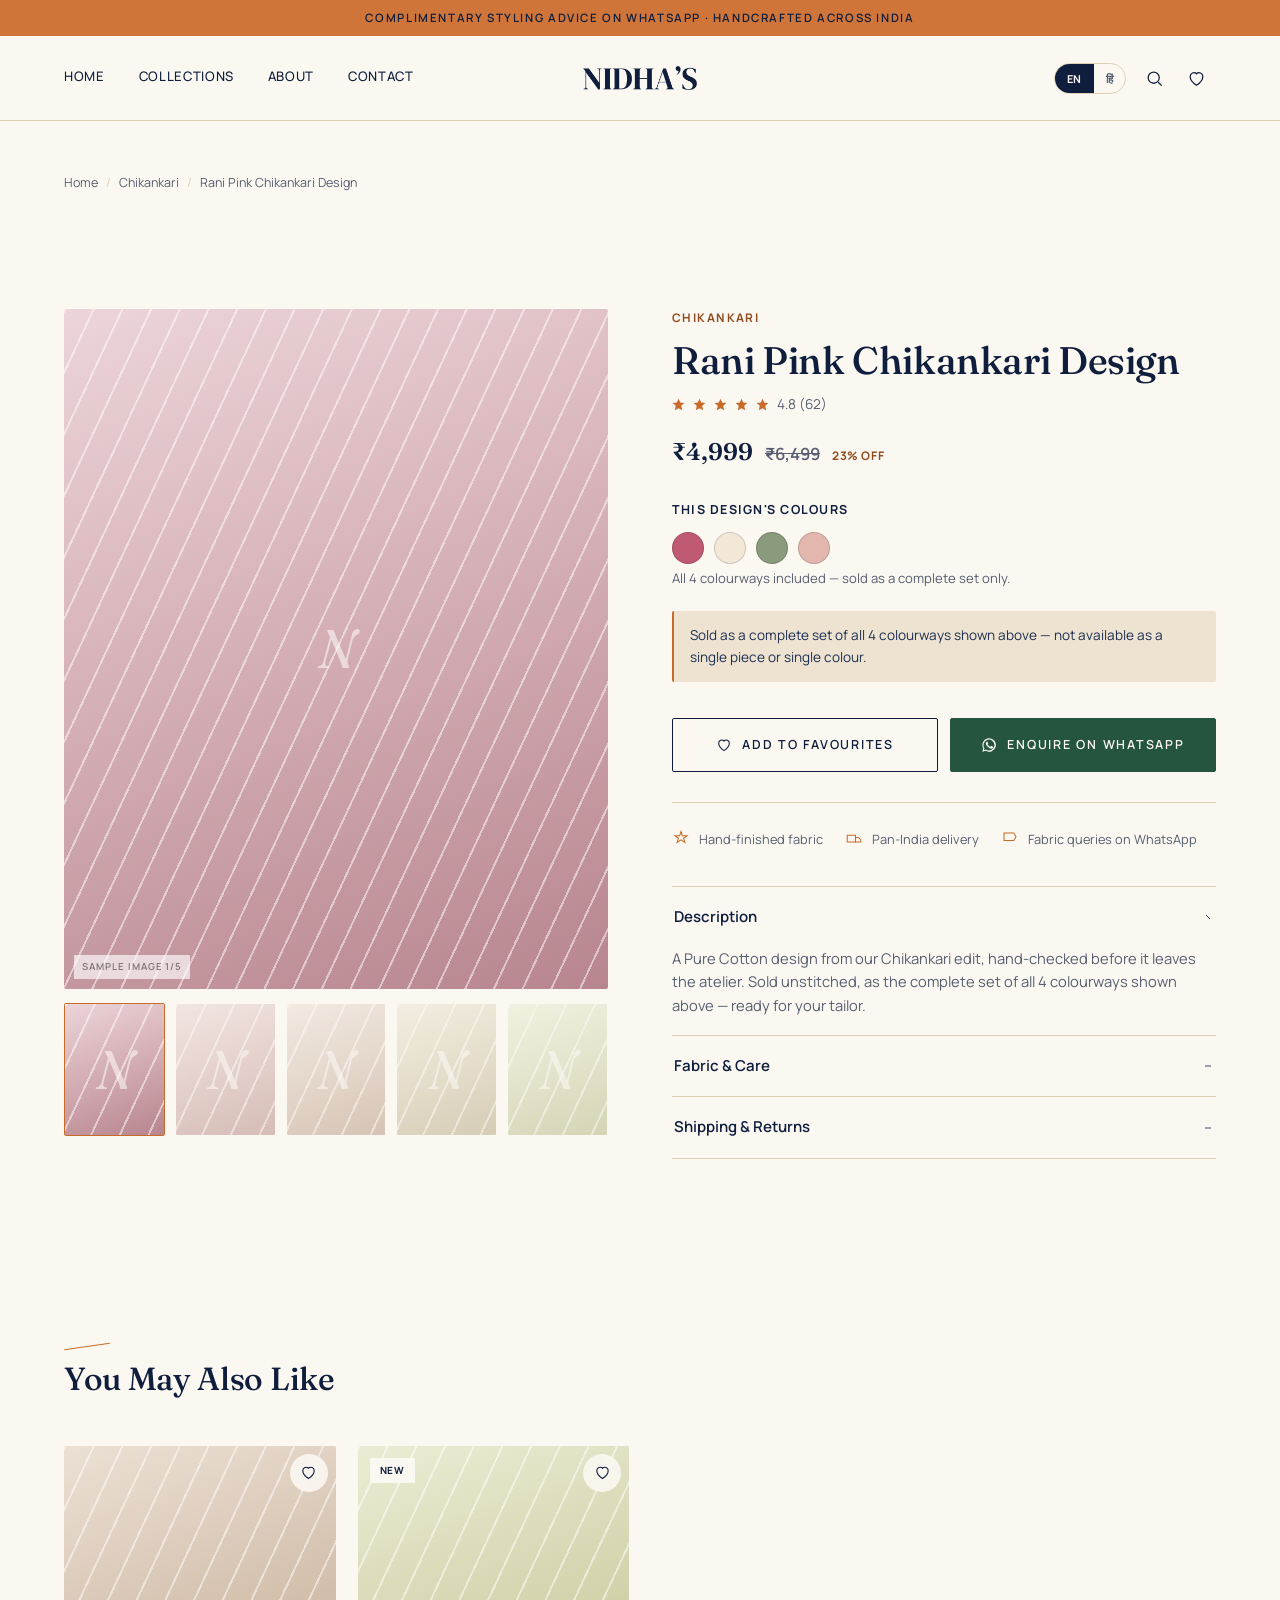
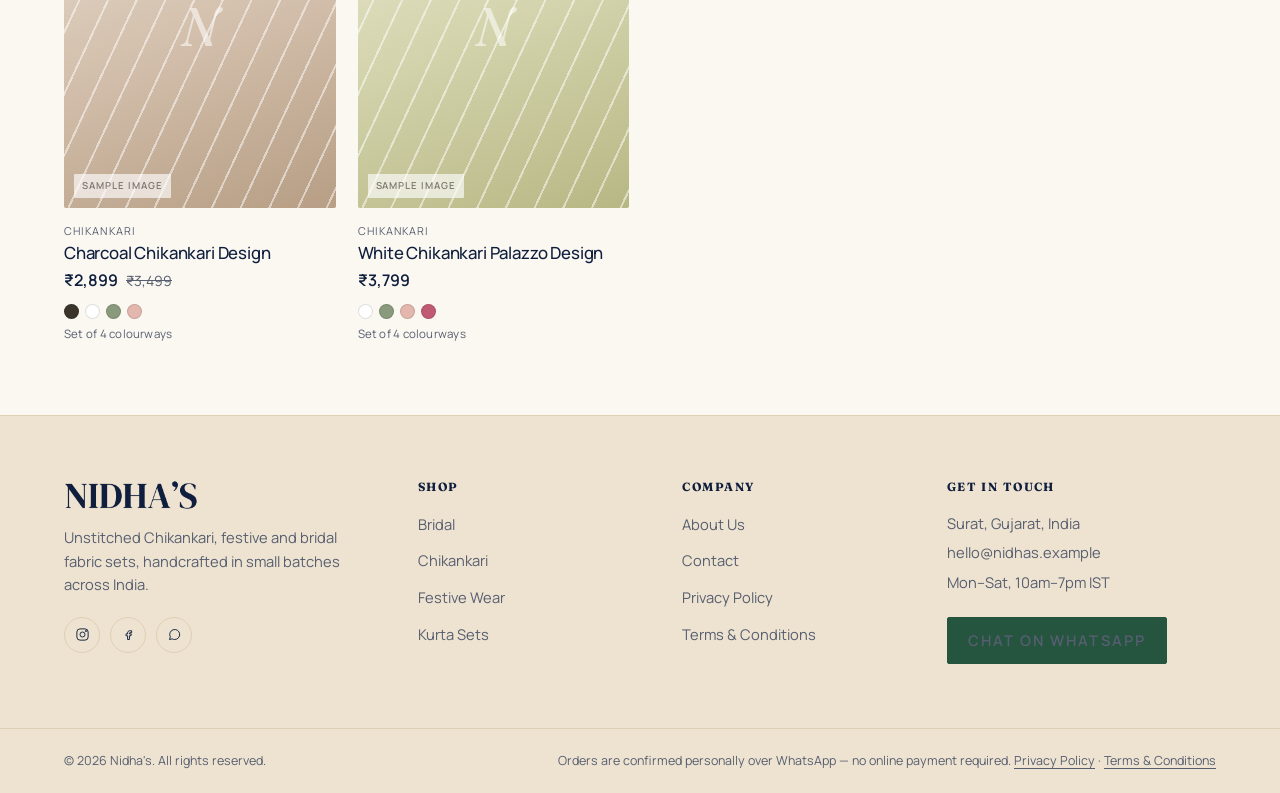
<file: product.html>
<!DOCTYPE html>
<html lang="en">
<head>
<meta charset="UTF-8">
<meta name="viewport" content="width=device-width, initial-scale=1.0">
<script>document.documentElement.classList.add('js-motion')</script>
<title>Product — Nidha's</title>
<meta name="description" content="Product details from Nidha's — unstitched fabric, sold as a complete set of 4 colourways. Save to favourites and enquire on WhatsApp.">
<link rel="preconnect" href="https://fonts.googleapis.com">
<link rel="stylesheet" href="style.css?v=2">
<link rel="stylesheet" href="motion.css?v=2">
<link rel="icon" href="favicon.png" type="image/png">
<link rel="apple-touch-icon" href="apple-touch-icon.png">
<!-- Google Analytics (GA4) — replace GA_MEASUREMENT_ID with the real ID (starts "G-") once you've created the property -->
<script async src="https://www.googletagmanager.com/gtag/js?id=GA_MEASUREMENT_ID"></script>
<script>
  window.dataLayer = window.dataLayer || [];
  function gtag(){dataLayer.push(arguments);}
  gtag('js', new Date());
  gtag('config', 'GA_MEASUREMENT_ID');
</script>
</head>
<body>

<a href="#main" class="skip-link">Skip to content</a>

<div class="announce" data-i18n="announce.text">Complimentary styling advice on WhatsApp · Handcrafted across India</div>

<header class="site-header">
  <div class="container header-row">
    <nav class="nav-main" aria-label="Primary">
      <a href="index.html" data-i18n="nav.home">Home</a>
      <a href="shop.html" data-i18n="nav.collections">Collections</a>
      <a href="about.html" data-i18n="nav.about">About</a>
      <a href="contact.html" data-i18n="nav.contact">Contact</a>
    </nav>

    <a href="index.html" class="logo-mark"><img src="logo.png" alt="Nidha's" class="logo-img"></a>

    <div class="header-actions">
      <div class="lang-toggle" data-lang-toggle role="group" aria-label="Language">
        <button type="button" data-lang="en" aria-pressed="true">EN</button>
        <button type="button" data-lang="hi" aria-pressed="false">हिं</button>
      </div>
      <button class="icon-btn" aria-label="Search">
        <svg viewBox="0 0 24 24" fill="none" stroke="currentColor" stroke-width="1.6"><circle cx="11" cy="11" r="7"/><path d="M21 21l-4.3-4.3"/></svg>
      </button>
      <button class="icon-btn" data-drawer-open aria-label="Open favourites">
        <svg viewBox="0 0 24 24" fill="none" stroke="currentColor" stroke-width="1.6"><path d="M12 20.5s-8-4.9-8-11A4.7 4.7 0 0 1 12 6a4.7 4.7 0 0 1 8 3.5c0 6.1-8 11-8 11z"/></svg>
        <span class="badge" data-wishlist-count style="display:none">0</span>
      </button>
      <button class="icon-btn menu-toggle" data-menu-toggle aria-label="Open menu">
        <svg viewBox="0 0 24 24" fill="none" stroke="currentColor" stroke-width="1.6"><path d="M4 7h16M4 12h16M4 17h16"/></svg>
      </button>
    </div>
  </div>
</header>

<nav class="mobile-nav" data-mobile-nav aria-label="Mobile">
  <div class="mobile-nav-top">
    <a href="index.html" class="logo-mark"><img src="logo.png" alt="Nidha's" class="logo-img"></a>
    <button class="icon-btn" data-mobile-nav-close aria-label="Close menu">
      <svg viewBox="0 0 24 24" fill="none" stroke="currentColor" stroke-width="1.6"><path d="M6 6l12 12M18 6L6 18"/></svg>
    </button>
  </div>
  <div class="mobile-nav-links">
    <a href="index.html" data-i18n="nav.home">Home</a>
    <a href="shop.html" data-i18n="nav.collections">Collections</a>
    <a href="about.html" data-i18n="nav.about">About</a>
    <a href="contact.html" data-i18n="nav.contact">Contact</a>
  </div>
  <div class="mobile-nav-footer">
    <a class="btn btn-whatsapp btn-block" href="https://wa.me/919999999999" target="_blank" rel="noopener" data-i18n="mobileNav.whatsapp">Chat with us on WhatsApp</a>
  </div>
</nav>

<main id="main" data-pd-root>

  <div class="page-banner" style="padding-bottom:0;border-bottom:none;">
    <div class="container" style="padding-inline:0">
      <div class="breadcrumb">
        <a href="index.html" data-i18n="breadcrumb.home">Home</a><span class="sep">/</span>
        <a href="shop.html" data-crumb-cat>Collections</a><span class="sep">/</span>
        <span data-crumb-name>Product</span>
      </div>
    </div>
  </div>

  <div class="container section">
    <div class="pd-layout">

      <div class="pd-gallery">
        <div class="pd-gallery-main" data-pd-main></div>
        <div class="pd-thumbs" data-pd-thumbs></div>
      </div>

      <div class="pd-info">
        <p class="p-category" data-pd-category></p>
        <h1 data-pd-name></h1>
        <div class="pd-rating" data-pd-rating></div>
        <div class="pd-price" data-pd-price></div>
        <p class="pd-desc" data-pd-desc></p>

        <div class="pd-option">
          <div class="pd-option-head">
            <span class="pd-option-label" data-i18n="pd.colourLabel">This Design's Colours</span>
          </div>
          <div class="color-row" data-color-row></div>
          <p class="pd-colour-note" data-i18n="pd.colourNote">All 4 colourways included — sold as a complete set only.</p>
        </div>

        <p class="pd-policy-note" data-i18n="pd.policyNote">Sold as a complete set of all 4 colourways shown above — not available as a single piece or single colour.</p>

        <div class="pd-actions">
          <button class="btn btn-outline" data-pd-wishlist aria-pressed="false">
            <svg viewBox="0 0 24 24" fill="none" stroke="currentColor" stroke-width="1.6"><path d="M12 20.5s-8-4.9-8-11A4.7 4.7 0 0 1 12 6a4.7 4.7 0 0 1 8 3.5c0 6.1-8 11-8 11z"/></svg>
            <span data-pd-wishlist-label data-i18n="pd.addFavourite">Add to Favourites</span>
          </button>
          <a class="btn btn-whatsapp" data-pd-whatsapp href="#" target="_blank" rel="noopener">
            <svg viewBox="0 0 24 24" fill="currentColor"><path d="M17.5 14.4c-.3-.1-1.7-.8-1.9-.9-.3-.1-.4-.1-.6.1-.2.3-.7.9-.8 1-.1.2-.3.2-.5.1-.3-.1-1.2-.4-2.2-1.4-.8-.7-1.4-1.6-1.5-1.9-.2-.3 0-.4.1-.6l.4-.5c.1-.1.2-.3.2-.4.1-.2 0-.3 0-.4-.1-.1-.6-1.4-.8-1.9-.2-.5-.4-.4-.6-.4h-.5c-.2 0-.5.1-.7.3-.2.3-.9.9-.9 2.2s1 2.5 1.1 2.7c.1.2 2 3 4.7 4.3.7.3 1.2.5 1.6.6.7.2 1.3.2 1.8.1.5-.1 1.7-.7 1.9-1.3.2-.7.2-1.2.2-1.3-.1-.1-.2-.2-.5-.3z"/><path d="M12 2a10 10 0 0 0-8.6 15L2 22l5.2-1.4A10 10 0 1 0 12 2zm0 18.2a8.2 8.2 0 0 1-4.2-1.1l-.3-.2-3.1.8.8-3-.2-.3A8.2 8.2 0 1 1 20.2 12 8.2 8.2 0 0 1 12 20.2z"/></svg>
            <span data-i18n="cta.whatsappEnquire">Enquire on WhatsApp</span>
          </a>
        </div>

        <div class="pd-trust">
          <div class="pd-trust-item"><svg viewBox="0 0 24 24"><path d="M12 2l1.8 5.6H20l-4.6 3.4 1.8 5.6L12 13.2 6.8 16.6l1.8-5.6L4 7.6h6.2z"/></svg><span data-i18n="pd.trust1">Hand-finished fabric</span></div>
          <div class="pd-trust-item"><svg viewBox="0 0 24 24"><path d="M3 7h11v9H3z"/><path d="M14 10h4l3 3v3h-7z"/></svg><span data-i18n="pd.trust2">Pan-India delivery</span></div>
          <div class="pd-trust-item"><svg viewBox="0 0 24 24"><path d="M4 4h13l3 5-3 5H4z"/></svg><span data-i18n="pd.trust3">Fabric queries on WhatsApp</span></div>
        </div>

        <div class="accordion">
          <details class="accordion-item" open>
            <summary><span data-i18n="accordion.description">Description</span> <svg class="chev" viewBox="0 0 24 24" fill="none" stroke="currentColor"><path d="M6 12h12"/></svg></summary>
            <div class="accordion-body">
              <p data-pd-description-body></p>
            </div>
          </details>
          <details class="accordion-item">
            <summary><span data-i18n="accordion.fabricCare">Fabric & Care</span> <svg class="chev" viewBox="0 0 24 24" fill="none" stroke="currentColor"><path d="M6 12h12"/></svg></summary>
            <div class="accordion-body">
              <p><span data-i18n="pd.fabricLabel">Fabric:</span> <span data-pd-fabric></span></p>
              <ul>
                <li data-i18n="pd.careItem1">Dry clean recommended for first wash</li>
                <li data-i18n="pd.careItem2">Iron on reverse at medium heat</li>
                <li data-i18n="pd.careItem3">Store folded, away from direct sunlight</li>
                <li data-i18n="pd.careItem4">Fabric is cut fresh for your order once confirmed</li>
              </ul>
            </div>
          </details>
          <details class="accordion-item">
            <summary><span data-i18n="accordion.shipping">Shipping & Returns</span> <svg class="chev" viewBox="0 0 24 24" fill="none" stroke="currentColor"><path d="M6 12h12"/></svg></summary>
            <div class="accordion-body">
              <p data-i18n="pd.shippingBody">We don't run an online checkout — once you confirm the design and set on WhatsApp, our team cuts your fabric to order and shares delivery timelines directly with you.</p>
            </div>
          </details>
        </div>
      </div>

    </div>
  </div>

  <div class="container section--tight related">
    <div class="section-head">
      <div>
        <span class="fold" aria-hidden="true"></span>
        <h2 data-i18n="pd.relatedHeading">You May Also Like</h2>
      </div>
    </div>
    <div class="product-grid" data-related-grid></div>
  </div>

</main>

<footer class="site-footer">
  <div class="container footer-grid">
    <div class="footer-brand">
      <a href="index.html" class="logo-mark"><img src="logo.png" alt="Nidha's" class="logo-img"></a>
      <p data-i18n="footer.tagline">Unstitched Chikankari, festive and bridal fabric sets, handcrafted in small batches across India.</p>
      <div class="footer-socials">
        <a href="https://instagram.com" target="_blank" rel="noopener" aria-label="Instagram"><svg viewBox="0 0 24 24"><rect x="3" y="3" width="18" height="18" rx="5"/><circle cx="12" cy="12" r="4"/><circle cx="17.5" cy="6.5" r="1"/></svg></a>
        <a href="https://facebook.com" target="_blank" rel="noopener" aria-label="Facebook"><svg viewBox="0 0 24 24"><path d="M14 9h3V6h-3c-2 0-3.5 1.5-3.5 3.5V11H8v3h2.5v6h3v-6H16l.5-3h-3V9.5c0-.3.2-.5.5-.5z"/></svg></a>
        <a href="https://wa.me/919999999999" target="_blank" rel="noopener" aria-label="WhatsApp"><svg viewBox="0 0 24 24"><path d="M4 20l1.3-4.2A8 8 0 1112 20a8 8 0 01-3.8-1z"/></svg></a>
      </div>
    </div>
    <nav class="footer-col" aria-label="Shop">
      <h4 data-i18n="footer.shop">Shop</h4>
      <ul>
        <li><a href="shop.html?category=Bridal">Bridal</a></li>
        <li><a href="shop.html?category=Chikankari">Chikankari</a></li>
        <li><a href="shop.html?category=Festive%20Wear">Festive Wear</a></li>
        <li><a href="shop.html?category=Kurta%20Sets">Kurta Sets</a></li>
      </ul>
    </nav>
    <nav class="footer-col" aria-label="Company">
      <h4 data-i18n="footer.company">Company</h4>
      <ul>
        <li><a href="about.html" data-i18n="footer.linkAbout">About Us</a></li>
        <li><a href="contact.html" data-i18n="footer.linkContact">Contact</a></li>
        <li><a href="privacy.html" data-i18n="footer.linkPrivacy">Privacy Policy</a></li>
        <li><a href="terms.html" data-i18n="footer.linkTerms">Terms &amp; Conditions</a></li>
      </ul>
    </nav>
    <div class="footer-col footer-contact">
      <h4 data-i18n="footer.getInTouch">Get In Touch</h4>
      <p>Surat, Gujarat, India</p>
      <p>hello@nidhas.example</p>
      <p data-i18n="footer.hours">Mon–Sat, 10am–7pm IST</p>
      <a class="btn btn-whatsapp btn-sm" href="https://wa.me/919999999999" target="_blank" rel="noopener" data-i18n="footer.whatsapp">Chat on WhatsApp</a>
    </div>
  </div>
  <div class="footer-bottom">
    <span data-i18n="footer.copyright">© 2026 Nidha's. All rights reserved.</span>
    <span><span data-i18n="footer.paymentNote">Orders are confirmed personally over WhatsApp — no online payment required.</span> <a href="privacy.html" data-i18n="footer.linkPrivacy">Privacy Policy</a> · <a href="terms.html" data-i18n="footer.linkTerms">Terms &amp; Conditions</a></span>
  </div>
</footer>

<div class="drawer-overlay" data-drawer-overlay></div>
<aside class="drawer" data-drawer aria-label="Favourites">
  <div class="drawer-head">
    <h2 data-i18n="drawer.title">Your Favourites</h2>
    <button class="icon-btn" data-drawer-close aria-label="Close favourites">
      <svg viewBox="0 0 24 24" fill="none" stroke="currentColor" stroke-width="1.6"><path d="M6 6l12 12M18 6L6 18"/></svg>
    </button>
  </div>
  <div class="drawer-body" data-drawer-body></div>
  <div class="drawer-foot" data-drawer-foot></div>
</aside>

<script src="i18n.js?v=2"></script>
<script src="main.js?v=2"></script>
<script src="analytics.js?v=2"></script>
<script src="product.js?v=2"></script>
<script src="motion.js?v=2"></script>
</body>
</html>
</file>
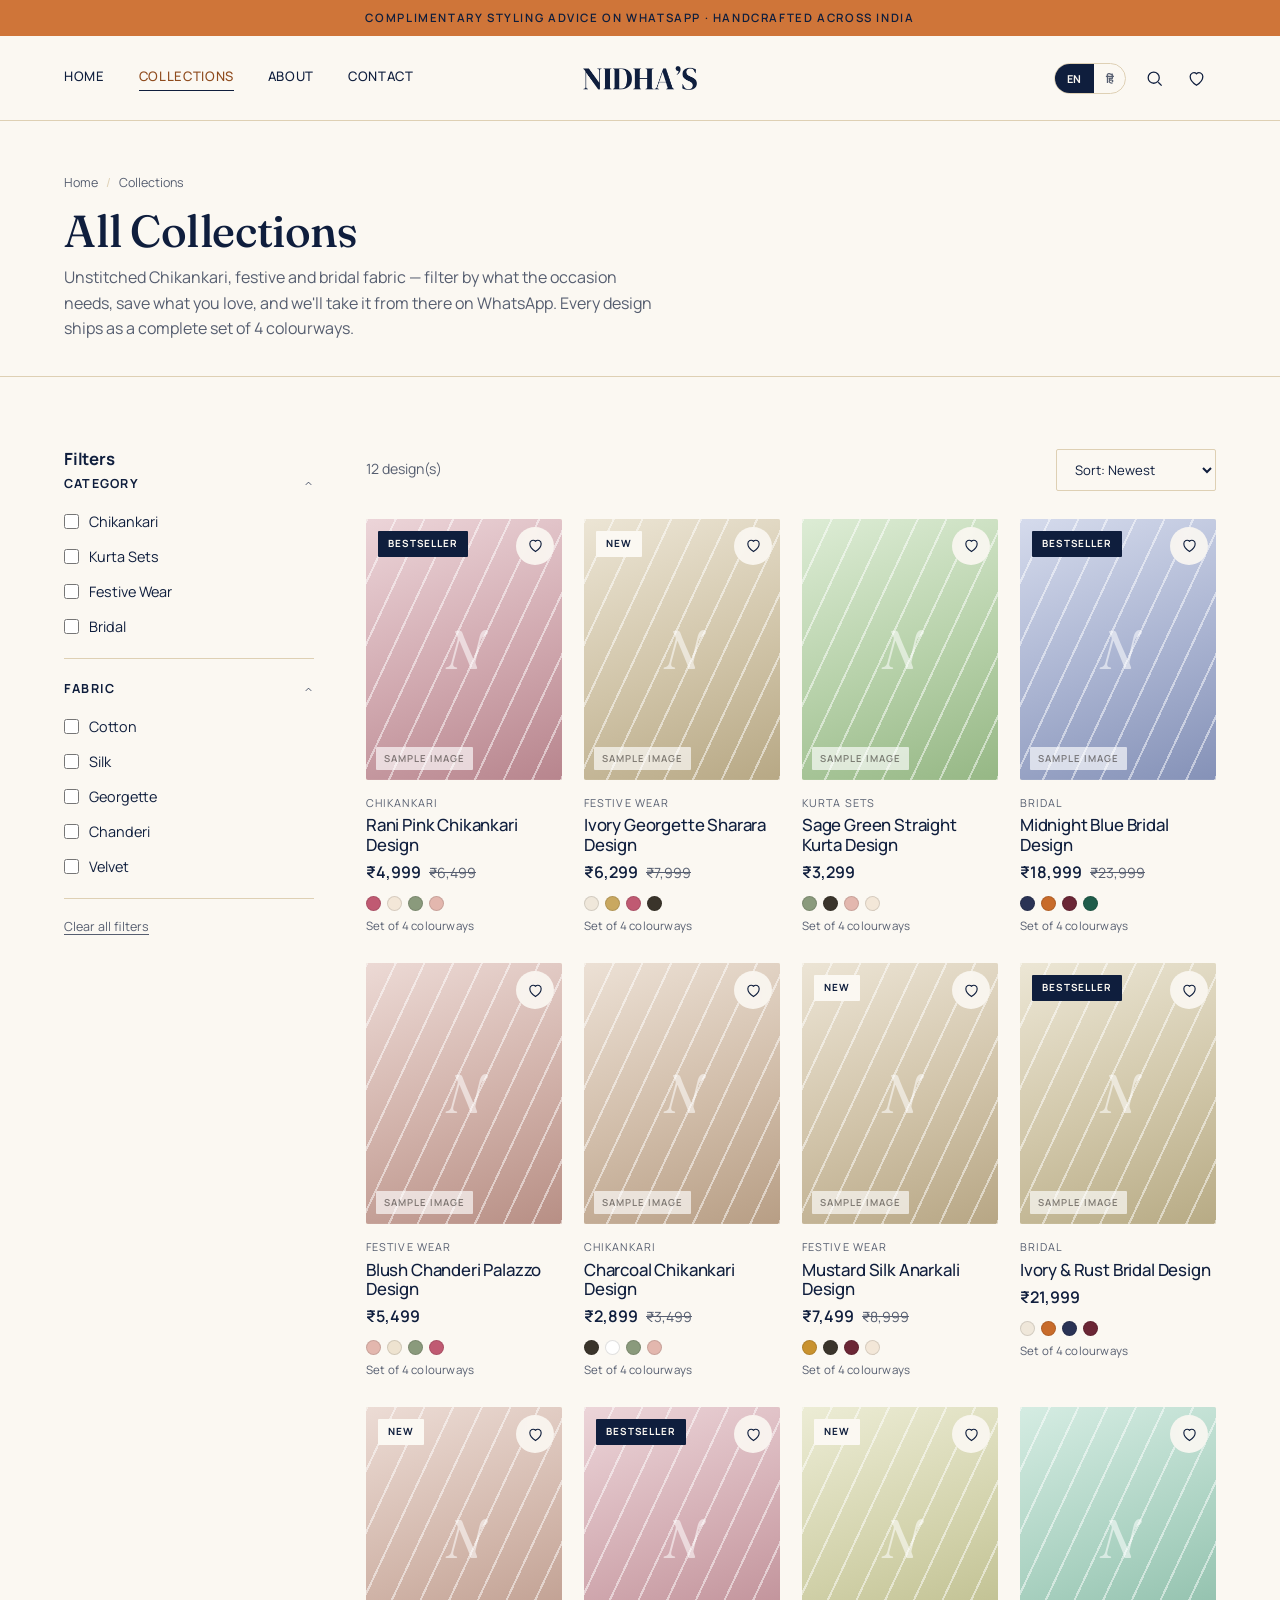
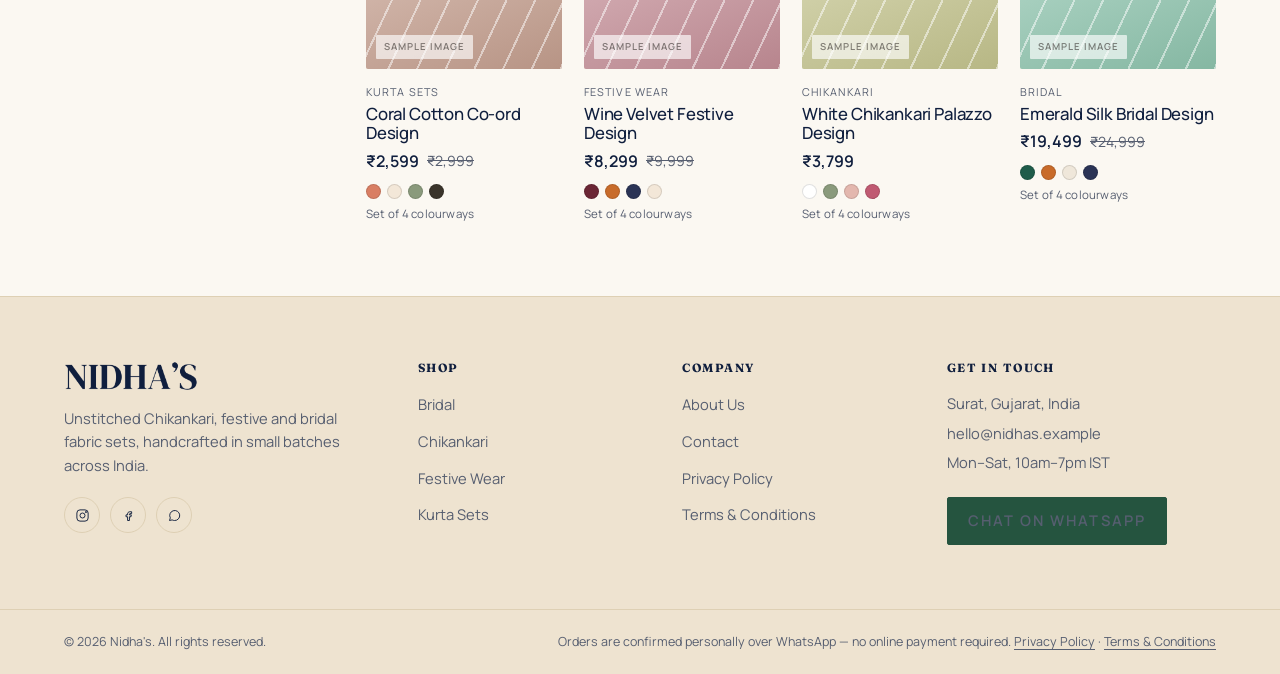
<file: shop.html>
<!DOCTYPE html>
<html lang="en">
<head>
<meta charset="UTF-8">
<meta name="viewport" content="width=device-width, initial-scale=1.0">
<script>document.documentElement.classList.add('js-motion')</script>
<title>Collections — Nidha's</title>
<meta name="description" content="Browse unstitched Chikankari, festive and bridal fabric from Nidha's — sold as complete 4-colour design sets. Save your favourites and enquire on WhatsApp.">
<link rel="preconnect" href="https://fonts.googleapis.com">
<link rel="stylesheet" href="style.css?v=2">
<link rel="stylesheet" href="motion.css?v=2">
<link rel="icon" href="favicon.png" type="image/png">
<link rel="apple-touch-icon" href="apple-touch-icon.png">
<!-- Google Analytics (GA4) — replace GA_MEASUREMENT_ID with the real ID (starts "G-") once you've created the property -->
<script async src="https://www.googletagmanager.com/gtag/js?id=GA_MEASUREMENT_ID"></script>
<script>
  window.dataLayer = window.dataLayer || [];
  function gtag(){dataLayer.push(arguments);}
  gtag('js', new Date());
  gtag('config', 'GA_MEASUREMENT_ID');
</script>
</head>
<body>

<a href="#main" class="skip-link">Skip to content</a>

<div class="announce" data-i18n="announce.text">Complimentary styling advice on WhatsApp · Handcrafted across India</div>

<header class="site-header">
  <div class="container header-row">
    <nav class="nav-main" aria-label="Primary">
      <a href="index.html" data-i18n="nav.home">Home</a>
      <a href="shop.html" aria-current="page" data-i18n="nav.collections">Collections</a>
      <a href="about.html" data-i18n="nav.about">About</a>
      <a href="contact.html" data-i18n="nav.contact">Contact</a>
    </nav>

    <a href="index.html" class="logo-mark"><img src="logo.png" alt="Nidha's" class="logo-img"></a>

    <div class="header-actions">
      <div class="lang-toggle" data-lang-toggle role="group" aria-label="Language">
        <button type="button" data-lang="en" aria-pressed="true">EN</button>
        <button type="button" data-lang="hi" aria-pressed="false">हिं</button>
      </div>
      <button class="icon-btn" aria-label="Search">
        <svg viewBox="0 0 24 24" fill="none" stroke="currentColor" stroke-width="1.6"><circle cx="11" cy="11" r="7"/><path d="M21 21l-4.3-4.3"/></svg>
      </button>
      <button class="icon-btn" data-drawer-open aria-label="Open favourites">
        <svg viewBox="0 0 24 24" fill="none" stroke="currentColor" stroke-width="1.6"><path d="M12 20.5s-8-4.9-8-11A4.7 4.7 0 0 1 12 6a4.7 4.7 0 0 1 8 3.5c0 6.1-8 11-8 11z"/></svg>
        <span class="badge" data-wishlist-count style="display:none">0</span>
      </button>
      <button class="icon-btn menu-toggle" data-menu-toggle aria-label="Open menu">
        <svg viewBox="0 0 24 24" fill="none" stroke="currentColor" stroke-width="1.6"><path d="M4 7h16M4 12h16M4 17h16"/></svg>
      </button>
    </div>
  </div>
</header>

<nav class="mobile-nav" data-mobile-nav aria-label="Mobile">
  <div class="mobile-nav-top">
    <a href="index.html" class="logo-mark"><img src="logo.png" alt="Nidha's" class="logo-img"></a>
    <button class="icon-btn" data-mobile-nav-close aria-label="Close menu">
      <svg viewBox="0 0 24 24" fill="none" stroke="currentColor" stroke-width="1.6"><path d="M6 6l12 12M18 6L6 18"/></svg>
    </button>
  </div>
  <div class="mobile-nav-links">
    <a href="index.html" data-i18n="nav.home">Home</a>
    <a href="shop.html" data-i18n="nav.collections">Collections</a>
    <a href="about.html" data-i18n="nav.about">About</a>
    <a href="contact.html" data-i18n="nav.contact">Contact</a>
  </div>
  <div class="mobile-nav-footer">
    <a class="btn btn-whatsapp btn-block" href="https://wa.me/919999999999" target="_blank" rel="noopener" data-i18n="mobileNav.whatsapp">Chat with us on WhatsApp</a>
  </div>
</nav>

<main id="main">

  <div class="page-banner">
    <div class="container" style="padding-inline:0">
      <div class="breadcrumb">
        <a href="index.html" data-i18n="breadcrumb.home">Home</a><span class="sep">/</span><span data-i18n="breadcrumb.collections">Collections</span>
      </div>
      <h1 data-i18n="shop.pageTitle">All Collections</h1>
      <p data-i18n="shop.pageIntro">Unstitched Chikankari, festive and bridal fabric — filter by what the occasion needs, save what you love, and we'll take it from there on WhatsApp. Every design ships as a complete set of 4 colourways.</p>
    </div>
  </div>

  <div class="container section--tight">
    <div class="shop-layout">

      <aside class="filters" data-filters aria-label="Filters">
        <div class="filters-head">
          <h2 data-i18n="filters.title">Filters</h2>
          <button class="icon-btn filter-close-mobile" data-filter-close aria-label="Close filters">
            <svg viewBox="0 0 24 24" fill="none" stroke="currentColor" stroke-width="1.6"><path d="M6 6l12 12M18 6L6 18"/></svg>
          </button>
        </div>
        <form data-filter-form>
          <details class="filter-group" open>
            <summary><span data-i18n="filters.category">Category</span> <svg class="chev" viewBox="0 0 24 24" fill="none" stroke="currentColor"><path d="M6 9l6 6 6-6"/></svg></summary>
            <div class="filter-options">
              <label class="check-row"><input type="checkbox" name="category" value="Chikankari"> Chikankari</label>
              <label class="check-row"><input type="checkbox" name="category" value="Kurta Sets"> Kurta Sets</label>
              <label class="check-row"><input type="checkbox" name="category" value="Festive Wear"> Festive Wear</label>
              <label class="check-row"><input type="checkbox" name="category" value="Bridal"> Bridal</label>
            </div>
          </details>
          <details class="filter-group" open>
            <summary><span data-i18n="filters.fabric">Fabric</span> <svg class="chev" viewBox="0 0 24 24" fill="none" stroke="currentColor"><path d="M6 9l6 6 6-6"/></svg></summary>
            <div class="filter-options">
              <label class="check-row"><input type="checkbox" name="fabric" value="Cotton"> Cotton</label>
              <label class="check-row"><input type="checkbox" name="fabric" value="Silk"> Silk</label>
              <label class="check-row"><input type="checkbox" name="fabric" value="Georgette"> Georgette</label>
              <label class="check-row"><input type="checkbox" name="fabric" value="Chanderi"> Chanderi</label>
              <label class="check-row"><input type="checkbox" name="fabric" value="Velvet"> Velvet</label>
            </div>
          </details>
          <button type="button" class="filters-clear" data-filters-clear data-i18n="filters.clearAll">Clear all filters</button>
        </form>
      </aside>

      <div>
        <div class="shop-toolbar">
          <button type="button" class="btn btn-outline btn-sm filter-toggle-mobile" data-filter-toggle data-i18n="filters.toggleBtn">Filters</button>
          <span class="shop-count" data-shop-count>12 designs</span>
          <div>
            <label for="sort" class="sr-only">Sort by</label>
            <select id="sort" class="sort-select" data-sort>
              <option value="newest" data-i18n="shop.sortNewest">Sort: Newest</option>
              <option value="price-asc" data-i18n="shop.sortPriceAsc">Price: Low to High</option>
              <option value="price-desc" data-i18n="shop.sortPriceDesc">Price: High to Low</option>
              <option value="rating" data-i18n="shop.sortRating">Top Rated</option>
            </select>
          </div>
        </div>
        <div class="product-grid" data-product-grid></div>
      </div>

    </div>
  </div>

</main>

<footer class="site-footer">
  <div class="container footer-grid">
    <div class="footer-brand">
      <a href="index.html" class="logo-mark"><img src="logo.png" alt="Nidha's" class="logo-img"></a>
      <p data-i18n="footer.tagline">Unstitched Chikankari, festive and bridal fabric sets, handcrafted in small batches across India.</p>
      <div class="footer-socials">
        <a href="https://instagram.com" target="_blank" rel="noopener" aria-label="Instagram"><svg viewBox="0 0 24 24"><rect x="3" y="3" width="18" height="18" rx="5"/><circle cx="12" cy="12" r="4"/><circle cx="17.5" cy="6.5" r="1"/></svg></a>
        <a href="https://facebook.com" target="_blank" rel="noopener" aria-label="Facebook"><svg viewBox="0 0 24 24"><path d="M14 9h3V6h-3c-2 0-3.5 1.5-3.5 3.5V11H8v3h2.5v6h3v-6H16l.5-3h-3V9.5c0-.3.2-.5.5-.5z"/></svg></a>
        <a href="https://wa.me/919999999999" target="_blank" rel="noopener" aria-label="WhatsApp"><svg viewBox="0 0 24 24"><path d="M4 20l1.3-4.2A8 8 0 1112 20a8 8 0 01-3.8-1z"/></svg></a>
      </div>
    </div>
    <nav class="footer-col" aria-label="Shop">
      <h4 data-i18n="footer.shop">Shop</h4>
      <ul>
        <li><a href="shop.html?category=Bridal">Bridal</a></li>
        <li><a href="shop.html?category=Chikankari">Chikankari</a></li>
        <li><a href="shop.html?category=Festive%20Wear">Festive Wear</a></li>
        <li><a href="shop.html?category=Kurta%20Sets">Kurta Sets</a></li>
      </ul>
    </nav>
    <nav class="footer-col" aria-label="Company">
      <h4 data-i18n="footer.company">Company</h4>
      <ul>
        <li><a href="about.html" data-i18n="footer.linkAbout">About Us</a></li>
        <li><a href="contact.html" data-i18n="footer.linkContact">Contact</a></li>
        <li><a href="privacy.html" data-i18n="footer.linkPrivacy">Privacy Policy</a></li>
        <li><a href="terms.html" data-i18n="footer.linkTerms">Terms &amp; Conditions</a></li>
      </ul>
    </nav>
    <div class="footer-col footer-contact">
      <h4 data-i18n="footer.getInTouch">Get In Touch</h4>
      <p>Surat, Gujarat, India</p>
      <p>hello@nidhas.example</p>
      <p data-i18n="footer.hours">Mon–Sat, 10am–7pm IST</p>
      <a class="btn btn-whatsapp btn-sm" href="https://wa.me/919999999999" target="_blank" rel="noopener" data-i18n="footer.whatsapp">Chat on WhatsApp</a>
    </div>
  </div>
  <div class="footer-bottom">
    <span data-i18n="footer.copyright">© 2026 Nidha's. All rights reserved.</span>
    <span><span data-i18n="footer.paymentNote">Orders are confirmed personally over WhatsApp — no online payment required.</span> <a href="privacy.html" data-i18n="footer.linkPrivacy">Privacy Policy</a> · <a href="terms.html" data-i18n="footer.linkTerms">Terms &amp; Conditions</a></span>
  </div>
</footer>

<div class="drawer-overlay" data-drawer-overlay></div>
<aside class="drawer" data-drawer aria-label="Favourites">
  <div class="drawer-head">
    <h2 data-i18n="drawer.title">Your Favourites</h2>
    <button class="icon-btn" data-drawer-close aria-label="Close favourites">
      <svg viewBox="0 0 24 24" fill="none" stroke="currentColor" stroke-width="1.6"><path d="M6 6l12 12M18 6L6 18"/></svg>
    </button>
  </div>
  <div class="drawer-body" data-drawer-body></div>
  <div class="drawer-foot" data-drawer-foot></div>
</aside>

<script src="i18n.js?v=2"></script>
<script src="main.js?v=2"></script>
<script src="analytics.js?v=2"></script>
<script src="shop.js?v=2"></script>
<script src="motion.js?v=2"></script>
</body>
</html>
</file>
<file: style.css>
@import url('https://fonts.googleapis.com/css2?family=Fraunces:ital,opsz,wght@0,9..144,300;0,9..144,400;0,9..144,500;0,9..144,600;1,9..144,400;1,9..144,500&family=Manrope:wght@300;400;500;600;700&display=swap');

/* ============================================================
   NIDHA'S — Design tokens
   ============================================================ */
:root{
  --ivory:#fbf8f2;
  --sand:#eee3d0;
  --sand-deep:#e3d4b8;
  --white:#ffffff;
  --ink:#0f1e3d;          /* navy, sampled from the Nidha's logo wordmark */
  --ink-soft:#1c2f52;     /* lighter navy, for hover states */
  --bark:#565e70;         /* muted navy-grey for secondary text */
  --gold:#c86b2a;         /* rust orange, sampled from the Nidha's logo background */
  --gold-btn:#cf7539;     /* same orange, nudged for clean 4.5:1+ contrast under navy text on solid fills */
  --gold-soft:#e2935c;    /* lighter orange tint, for text on dark navy sections */
  --gold-text:#8f4b1d;    /* darker orange — meets 4.5:1 for small text on ivory/sand */
  --line:#ded0b4;
  --error:#a13a2f;

  --font-display:'Fraunces', serif;
  --font-body:'Manrope', sans-serif;

  --container:1320px;
  --gutter:clamp(20px,5vw,64px);
  --radius:2px;
  --ease:cubic-bezier(.4,0,.2,1);
  --dur:.4s;
}

/* ============================================================
   Reset
   ============================================================ */
*,*::before,*::after{box-sizing:border-box;margin:0;padding:0;}
html{scroll-behavior:smooth;}
@media (prefers-reduced-motion: reduce){
  html{scroll-behavior:auto;}
  *,*::before,*::after{animation-duration:.01ms !important;animation-iteration-count:1 !important;transition-duration:.01ms !important;scroll-behavior:auto !important;}
}
body{
  font-family:var(--font-body);
  color:var(--ink);
  background:var(--ivory);
  line-height:1.6;
  font-weight:400;
  -webkit-font-smoothing:antialiased;
  overflow-x:hidden;
}
img{max-width:100%;display:block;}
a{color:inherit;text-decoration:none;}
button{font:inherit;color:inherit;background:none;border:none;cursor:pointer;}
input,textarea,select{font:inherit;color:inherit;}
ul{list-style:none;}
h1,h2,h3,h4{font-family:var(--font-display);font-weight:500;line-height:1.15;letter-spacing:-.01em;}
svg{display:block;}

/* Skip link */
.skip-link{
  position:absolute;left:12px;top:-60px;background:var(--ink);color:var(--ivory);
  padding:12px 20px;z-index:999;transition:top .25s var(--ease);font-size:.85rem;
}
.skip-link:focus{top:12px;}

/* Focus visibility */
a:focus-visible,button:focus-visible,input:focus-visible,textarea:focus-visible,select:focus-visible,[tabindex]:focus-visible{
  outline:2px solid var(--gold);
  outline-offset:3px;
}

/* ============================================================
   Layout utilities
   ============================================================ */
.container{max-width:var(--container);margin-inline:auto;padding-inline:var(--gutter);}
.section{padding-block:clamp(64px,9vw,120px);}
.section--tight{padding-block:clamp(40px,6vw,72px);}
.section--sand{background:var(--sand);}
.section--ink{background:var(--ink);color:var(--ivory);}

.fold{
  width:46px;height:1px;background:var(--gold);
  transform:rotate(-8deg);
  display:block;
}

.eyebrow{
  font-family:var(--font-body);
  font-size:.72rem;
  letter-spacing:.24em;
  text-transform:uppercase;
  color:var(--gold-text);
  font-weight:600;
  display:inline-flex;
  align-items:center;
  gap:12px;
}
.eyebrow::before{content:'';width:22px;height:1px;background:var(--gold);}

.section-head{
  display:flex;
  align-items:flex-end;
  justify-content:space-between;
  gap:24px;
  margin-bottom:clamp(28px,4vw,48px);
  flex-wrap:wrap;
}
.section-head h2{font-size:clamp(1.8rem,3.4vw,2.7rem);margin-top:14px;}
.section-head p{color:var(--bark);max-width:46ch;margin-top:10px;font-size:.98rem;}
.section-head .fold{margin-bottom:10px;}

.section-link{
  font-size:.82rem;letter-spacing:.08em;text-transform:uppercase;font-weight:600;
  border-bottom:1px solid var(--ink);padding-bottom:3px;white-space:nowrap;
  transition:opacity var(--dur) var(--ease);
}
.section-link:hover{opacity:.6;}

.center{text-align:center;}
.mx-auto{margin-inline:auto;}
.sr-only{position:absolute;width:1px;height:1px;overflow:hidden;clip:rect(0 0 0 0);white-space:nowrap;}

/* ============================================================
   Buttons
   ============================================================ */
.btn{
  display:inline-flex;align-items:center;justify-content:center;gap:10px;
  padding:16px 34px;
  font-size:.78rem;letter-spacing:.14em;text-transform:uppercase;font-weight:600;
  border:1px solid var(--ink);
  border-radius:var(--radius);
  transition:background var(--dur) var(--ease),color var(--dur) var(--ease),border-color var(--dur) var(--ease),transform var(--dur) var(--ease);
  white-space:nowrap;
}
.btn-primary{background:var(--gold-btn);color:var(--ink);}
.btn-primary:hover{background:var(--ink);color:var(--ivory);transform:translateY(-1px);}
.btn-outline{background:transparent;color:var(--ink);}
.btn-outline:hover{background:var(--ink);color:var(--ivory);}
.btn-ghost{border-color:var(--ivory);color:var(--ivory);}
.btn-ghost:hover{background:var(--ivory);color:var(--ink);}
.btn-whatsapp{
  background:#25543f;color:var(--ivory);border-color:#25543f;
}
.btn-whatsapp:hover{background:#1c4230;border-color:#1c4230;}
.btn-block{width:100%;}
.btn-sm{padding:11px 20px;font-size:.72rem;}
.btn[disabled]{opacity:.45;cursor:not-allowed;}
.btn svg{width:16px;height:16px;flex-shrink:0;}

.icon-btn{
  width:40px;height:40px;display:inline-flex;align-items:center;justify-content:center;
  border-radius:50%;transition:background var(--dur) var(--ease);position:relative;
}
.icon-btn:hover{background:var(--sand);}
.icon-btn svg{width:19px;height:19px;}
.icon-btn .badge{
  position:absolute;top:-2px;right:-2px;background:var(--ink);color:var(--ivory);
  font-size:.62rem;font-weight:700;width:16px;height:16px;border-radius:50%;
  display:flex;align-items:center;justify-content:center;
}

/* ============================================================
   Announcement bar + Header
   ============================================================ */
.announce{
  background:var(--gold-btn);color:var(--ink);
  text-align:center;font-size:.72rem;letter-spacing:.14em;text-transform:uppercase;
  padding:9px 16px;font-weight:600;
}

.site-header{
  position:sticky;top:0;z-index:200;
  background:rgba(251,248,242,.92);
  backdrop-filter:blur(10px);
  border-bottom:1px solid var(--line);
}
.header-row{
  display:grid;grid-template-columns:1fr auto 1fr;align-items:center;
  height:84px;
}
.logo{
  font-family:var(--font-display);font-style:italic;font-weight:500;
  font-size:1.7rem;letter-spacing:.02em;text-align:center;
}
.logo span{color:var(--gold);}

.logo-mark{display:flex;align-items:center;justify-content:center;}
.logo-img{height:26px;width:auto;max-width:160px;display:block;}
.footer-brand .logo-mark{justify-content:flex-start;}
.footer-brand .logo-img{height:30px;}

.nav-main{display:flex;gap:34px;}
.nav-main a{
  font-size:.82rem;letter-spacing:.05em;text-transform:uppercase;font-weight:500;
  position:relative;padding-bottom:4px;
}
.nav-main a::after{
  content:'';position:absolute;left:0;right:0;bottom:0;height:1px;background:var(--ink);
  transform:scaleX(0);transform-origin:right;transition:transform var(--dur) var(--ease);
}
.nav-main a:hover::after,.nav-main a[aria-current="page"]::after{transform:scaleX(1);transform-origin:left;}
.nav-main a[aria-current="page"]{color:var(--gold-text);}

.header-actions{display:flex;align-items:center;justify-content:flex-end;gap:2px;}
.menu-toggle{display:none;}

/* Mobile nav */
.mobile-nav{
  position:fixed;inset:0;background:var(--ivory);z-index:300;
  display:flex;flex-direction:column;
  transform:translateX(100%);transition:transform var(--dur) var(--ease);
  padding:20px var(--gutter) 40px;
}
.mobile-nav.is-open{transform:translateX(0);}
.mobile-nav-top{display:flex;justify-content:space-between;align-items:center;height:64px;}
.mobile-nav-links{display:flex;flex-direction:column;gap:6px;margin-top:30px;}
.mobile-nav-links a{
  font-family:var(--font-display);font-size:2rem;padding:12px 0;border-bottom:1px solid var(--line);
}
.mobile-nav-footer{margin-top:auto;padding-top:24px;}

/* ============================================================
   Hero
   ============================================================ */
.hero{
  display:grid;
  grid-template-columns:56px 1fr;
  min-height:88vh;
  position:relative;
}
.hero-spine{
  writing-mode:vertical-rl;
  text-orientation:mixed;
  display:flex;align-items:center;justify-content:center;
  gap:14px;
  font-size:.68rem;letter-spacing:.28em;text-transform:uppercase;color:var(--bark);font-weight:600;
  border-right:1px solid var(--line);
}
.hero-spine::before,.hero-spine::after{content:'';width:1px;height:40px;background:var(--gold);}
.hero-body{
  display:grid;grid-template-columns:1.1fr .9fr;align-items:center;gap:40px;
  padding:64px var(--gutter);
}
.hero-copy{max-width:560px;}
.hero-copy .eyebrow{margin-bottom:22px;}
.hero-copy h1{
  font-size:clamp(2.6rem,5.4vw,4.6rem);
  position:relative;
}
.hero-fold{
  width:120px;height:2px;background:linear-gradient(90deg,var(--gold),transparent);
  transform:rotate(-4deg);
  margin:22px 0 26px;
}
.hero-copy p{color:var(--bark);font-size:1.05rem;max-width:44ch;}
.hero-actions{display:flex;gap:14px;margin-top:34px;flex-wrap:wrap;}

.hero-visual{
  position:relative;aspect-ratio:4/5;border-radius:var(--radius);overflow:hidden;
}
.hero-visual .placeholder-media{height:100%;}

/* ============================================================
   Placeholder media (stand-in for real photography)
   ============================================================ */
.placeholder-media{
  position:relative;width:100%;aspect-ratio:3/4;overflow:hidden;
  background:
    repeating-linear-gradient(115deg, rgba(255,255,255,.5) 0 2px, transparent 2px 26px),
    linear-gradient(160deg, hsl(var(--ph-h,32) 38% 88%), hsl(var(--ph-h,32) 30% 74%) 55%, hsl(var(--ph-h,32) 26% 62%));
}
.placeholder-media::before{
  content:attr(data-mono);
  position:absolute;inset:0;display:flex;align-items:center;justify-content:center;
  font-family:var(--font-display);font-style:italic;color:rgba(255,255,255,.55);
  font-size:3.4rem;
}
.placeholder-media .placeholder-tag{
  position:absolute;left:10px;bottom:10px;font-size:.6rem;letter-spacing:.1em;text-transform:uppercase;
  color:rgba(34,30,25,.55);background:rgba(255,255,255,.65);padding:4px 8px;border-radius:1px;font-weight:600;
}
.placeholder-media.tall{aspect-ratio:4/5;}
.placeholder-media.square{aspect-ratio:1/1;}
.placeholder-media.wide{aspect-ratio:16/10;}

/* ============================================================
   Collections
   ============================================================ */
.collections-grid{display:grid;grid-template-columns:repeat(3,1fr);gap:20px;}
.collection-card{position:relative;overflow:hidden;border-radius:var(--radius);}
.collection-card .placeholder-media{transition:transform 1.1s var(--ease);}
.collection-card:hover .placeholder-media{transform:scale(1.06);}
.collection-card-overlay{
  position:absolute;inset:0;
  background:linear-gradient(0deg, rgba(20,17,13,.72) 0%, rgba(20,17,13,0) 42%);
  display:flex;flex-direction:column;justify-content:flex-end;padding:26px;
}
.collection-card-overlay h3{color:var(--ivory);font-size:1.5rem;font-style:italic;}
.collection-card-overlay span{
  color:var(--sand);font-size:.72rem;letter-spacing:.1em;text-transform:uppercase;font-weight:600;
  display:inline-block;margin-top:8px;border-bottom:1px solid var(--gold);padding-bottom:3px;
}

/* ============================================================
   Product grid + card
   ============================================================ */
.product-grid{display:grid;grid-template-columns:repeat(4,1fr);gap:28px 22px;}
.product-card{position:relative;}
.product-media{position:relative;overflow:hidden;border-radius:var(--radius);background:var(--sand);}
.product-media .placeholder-media{transition:opacity .5s var(--ease);}
.product-media .placeholder-media.alt{position:absolute;inset:0;opacity:0;}
.product-card:hover .placeholder-media.alt{opacity:1;}

.product-badge{
  position:absolute;top:12px;left:12px;z-index:2;
  font-size:.62rem;letter-spacing:.09em;text-transform:uppercase;font-weight:700;
  background:var(--ivory);color:var(--ink);padding:5px 10px;border-radius:1px;
}
.product-badge.bestseller{background:var(--ink);color:var(--ivory);}

.wishlist-btn{
  position:absolute;top:8px;right:8px;z-index:2;
  width:38px;height:38px;border-radius:50%;
  background:rgba(251,248,242,.9);backdrop-filter:blur(4px);
  display:flex;align-items:center;justify-content:center;
  transition:transform var(--dur) var(--ease),background var(--dur) var(--ease);
}
.wishlist-btn:hover{transform:scale(1.08);}
.wishlist-btn svg{width:17px;height:17px;stroke:var(--ink);fill:none;stroke-width:1.6;transition:fill var(--dur),stroke var(--dur);}
.wishlist-btn.is-active svg{fill:var(--gold);stroke:var(--gold);}

.product-quickview{
  position:absolute;left:0;right:0;bottom:0;
  padding:12px;text-align:center;
  background:rgba(251,248,242,.94);
  font-size:.7rem;letter-spacing:.1em;text-transform:uppercase;font-weight:600;
  transform:translateY(100%);transition:transform var(--dur) var(--ease);
}
.product-card:hover .product-quickview{transform:translateY(0);}

.product-info{padding-top:14px;}
.product-info .p-category{font-size:.68rem;letter-spacing:.1em;text-transform:uppercase;color:var(--bark);}
.product-info h3{font-size:1.05rem;font-weight:500;margin-top:4px;font-family:var(--font-body);}
.product-info h3 a:hover{text-decoration:underline;text-underline-offset:3px;}
.product-price{display:flex;align-items:center;gap:8px;margin-top:6px;}
.product-price .now{font-weight:600;}
.product-price .mrp{color:var(--bark);text-decoration:line-through;font-size:.88rem;}
.swatch-row{display:flex;gap:6px;margin-top:10px;}
.swatch{width:15px;height:15px;border-radius:50%;border:1px solid rgba(0,0,0,.12);}

.grid-cta{text-align:center;margin-top:48px;}

/* ============================================================
   Brand story
   ============================================================ */
.story{display:grid;grid-template-columns:.95fr 1.05fr;gap:64px;align-items:center;}
.story-copy blockquote{
  font-family:var(--font-display);font-style:italic;font-size:clamp(1.5rem,2.6vw,2.1rem);
  line-height:1.35;margin:20px 0 24px;
}
.story-copy p{color:var(--bark);max-width:52ch;}
.story-signature{margin-top:26px;font-size:.85rem;color:var(--bark);}
.story-signature strong{display:block;color:var(--ink);font-family:var(--font-display);font-style:italic;font-size:1.15rem;}

/* ============================================================
   Why choose us
   ============================================================ */
.feature-grid{display:grid;grid-template-columns:repeat(4,1fr);gap:1px;background:var(--line);border:1px solid var(--line);}
.feature-item{background:var(--ivory);padding:38px 30px;}
.feature-item .ico{width:34px;height:34px;stroke:var(--gold);fill:none;stroke-width:1.3;margin-bottom:18px;}
.feature-item h3{font-size:1.08rem;font-family:var(--font-body);font-weight:600;margin-bottom:8px;}
.feature-item p{color:var(--bark);font-size:.92rem;}

/* ============================================================
   Testimonials
   ============================================================ */
.testi-wrap{position:relative;max-width:780px;margin-inline:auto;text-align:center;}
.testi-slide{display:none;}
.testi-slide.is-active{display:block;animation:fadeUp .5s var(--ease);}
.testi-stars{display:flex;gap:4px;justify-content:center;margin-bottom:22px;}
.testi-stars svg{width:15px;height:15px;fill:var(--gold);}
.testi-slide p{font-family:var(--font-display);font-style:italic;font-size:clamp(1.2rem,2vw,1.5rem);line-height:1.5;}
.testi-name{margin-top:24px;font-size:.82rem;letter-spacing:.05em;text-transform:uppercase;font-weight:600;color:var(--bark);}
.testi-nav{display:flex;justify-content:center;gap:10px;margin-top:34px;}
.testi-dot{width:7px;height:7px;border-radius:50%;background:var(--line);transition:background var(--dur);}
.testi-dot.is-active{background:var(--gold);}

@keyframes fadeUp{from{opacity:0;transform:translateY(8px);}to{opacity:1;transform:translateY(0);}}

/* ============================================================
   Instagram gallery
   ============================================================ */
.insta-grid{display:grid;grid-template-columns:repeat(6,1fr);gap:12px;}
.insta-item{position:relative;overflow:hidden;aspect-ratio:1/1;}
.insta-item .placeholder-media{aspect-ratio:1/1;}
.insta-item::after{
  content:'';position:absolute;inset:0;background:rgba(34,30,25,0);transition:background var(--dur) var(--ease);
}
.insta-item svg{
  position:absolute;inset:0;margin:auto;width:22px;height:22px;stroke:#fff;fill:none;stroke-width:1.5;
  opacity:0;transition:opacity var(--dur) var(--ease);
}
.insta-item:hover::after{background:rgba(34,30,25,.4);}
.insta-item:hover svg{opacity:1;}

/* ============================================================
   Newsletter
   ============================================================ */
.newsletter{
  background:var(--ink);color:var(--ivory);text-align:center;
}
.newsletter h2{font-size:clamp(1.7rem,3vw,2.4rem);}
.newsletter p{color:var(--sand);margin:14px auto 30px;max-width:46ch;}
.newsletter-form{display:flex;max-width:440px;margin-inline:auto;gap:0;border-bottom:1px solid var(--gold-soft);}
.newsletter-form input{
  flex:1;background:transparent;border:none;padding:14px 4px;color:var(--ivory);font-size:.95rem;
}
.newsletter-form input::placeholder{color:rgba(251,248,242,.5);}
.newsletter-form button{
  font-size:.72rem;letter-spacing:.1em;text-transform:uppercase;font-weight:600;color:var(--ivory);
  padding:14px 6px;white-space:nowrap;
}
.newsletter-note{font-size:.74rem;color:rgba(251,248,242,.55);margin-top:16px;max-width:none;}
.form-msg{font-size:.8rem;margin-top:14px;color:var(--gold-soft);min-height:1.2em;}

/* ============================================================
   Footer
   ============================================================ */
.site-footer{background:var(--sand);border-top:1px solid var(--line);}
.footer-grid{display:grid;grid-template-columns:1.4fr 1fr 1fr 1.2fr;gap:40px;padding-block:64px;}
.footer-brand .logo{text-align:left;}
.footer-brand p{color:var(--bark);margin-top:16px;max-width:34ch;font-size:.92rem;}
.footer-socials{display:flex;gap:10px;margin-top:20px;}
.footer-socials a{
  width:36px;height:36px;border:1px solid var(--line);border-radius:50%;
  display:flex;align-items:center;justify-content:center;transition:border-color var(--dur),background var(--dur);
}
.footer-socials a:hover{border-color:var(--ink);background:var(--ink);}
.footer-socials a:hover svg{stroke:var(--ivory);}
.footer-socials svg{width:15px;height:15px;stroke:var(--ink);fill:none;stroke-width:1.5;transition:stroke var(--dur);}

.footer-col h4{font-size:.74rem;letter-spacing:.12em;text-transform:uppercase;font-weight:700;margin-bottom:18px;}
.footer-col ul{display:flex;flex-direction:column;gap:11px;}
.footer-col a{color:var(--bark);font-size:.92rem;transition:color var(--dur);}
.footer-col a:hover{color:var(--ink);}
.footer-contact p{color:var(--bark);font-size:.92rem;margin-bottom:6px;}
.footer-contact .btn{margin-top:16px;}

.footer-bottom{
  border-top:1px solid var(--line);padding:22px var(--gutter);
  display:flex;justify-content:space-between;align-items:center;flex-wrap:wrap;gap:10px;
  font-size:.78rem;color:var(--bark);
}
.footer-bottom a{text-decoration:underline;text-underline-offset:3px;}

/* ============================================================
   Wishlist drawer
   ============================================================ */
.drawer-overlay{
  position:fixed;inset:0;background:rgba(34,30,25,.42);z-index:400;
  opacity:0;pointer-events:none;transition:opacity var(--dur) var(--ease);
}
.drawer-overlay.is-open{opacity:1;pointer-events:auto;}

.drawer{
  position:fixed;top:0;right:0;bottom:0;width:min(420px,92vw);background:var(--ivory);z-index:401;
  transform:translateX(100%);transition:transform var(--dur) var(--ease);
  display:flex;flex-direction:column;
}
.drawer.is-open{transform:translateX(0);}
.drawer-head{
  display:flex;align-items:center;justify-content:space-between;
  padding:22px var(--gutter);border-bottom:1px solid var(--line);
}
.drawer-head h2{font-size:1.3rem;}
.drawer-body{flex:1;overflow-y:auto;padding:18px var(--gutter);}
.drawer-empty{color:var(--bark);text-align:center;padding:60px 10px;font-size:.94rem;}
.drawer-item{display:grid;grid-template-columns:74px 1fr auto;gap:14px;padding:16px 0;border-bottom:1px solid var(--line);align-items:center;}
.drawer-item .placeholder-media{aspect-ratio:3/4;}
.drawer-item h4{font-size:.92rem;font-weight:600;}
.drawer-item .meta{font-size:.78rem;color:var(--bark);margin-top:3px;}
.drawer-item .price{font-size:.88rem;margin-top:5px;font-weight:600;}
.drawer-remove{font-size:.7rem;letter-spacing:.05em;text-transform:uppercase;color:var(--bark);text-decoration:underline;text-underline-offset:3px;}
.drawer-remove:hover{color:var(--error);}
.drawer-foot{padding:20px var(--gutter) 26px;border-top:1px solid var(--line);}
.drawer-foot p{font-size:.78rem;color:var(--bark);margin-bottom:14px;}

/* ============================================================
   Toast
   ============================================================ */
.toast{
  position:fixed;left:50%;bottom:28px;transform:translate(-50%,140%);
  background:var(--ink);color:var(--ivory);padding:14px 24px;border-radius:2px;
  font-size:.85rem;z-index:500;transition:transform var(--dur) var(--ease);
  display:flex;align-items:center;gap:10px;
}
.toast.is-visible{transform:translate(-50%,0);}
.toast svg{width:16px;height:16px;stroke:var(--gold-soft);fill:none;stroke-width:1.6;}

/* ============================================================
   Breadcrumb + page banner
   ============================================================ */
.page-banner{padding:52px var(--gutter) 34px;border-bottom:1px solid var(--line);}
.breadcrumb{font-size:.78rem;color:var(--bark);display:flex;gap:8px;align-items:center;flex-wrap:wrap;}
.breadcrumb a:hover{text-decoration:underline;text-underline-offset:3px;}
.breadcrumb .sep{color:var(--line);}
.page-banner h1{font-size:clamp(1.9rem,3.6vw,2.8rem);margin-top:12px;}
.page-banner p{color:var(--bark);margin-top:8px;max-width:60ch;}

/* ============================================================
   Shop layout: filters + grid
   ============================================================ */
.shop-layout{display:grid;grid-template-columns:250px 1fr;gap:52px;align-items:start;}
.filters{position:sticky;top:104px;}
.filter-group{padding-block:20px;border-bottom:1px solid var(--line);}
.filter-group:first-child{padding-top:0;}
.filter-group summary{
  list-style:none;cursor:pointer;display:flex;justify-content:space-between;align-items:center;
  font-size:.78rem;letter-spacing:.1em;text-transform:uppercase;font-weight:700;
}
.filter-group summary::-webkit-details-marker{display:none;}
.filter-group summary .chev{width:11px;height:11px;stroke:var(--ink);fill:none;stroke-width:1.6;transition:transform var(--dur) var(--ease);}
.filter-group[open] summary .chev{transform:rotate(180deg);}
.filter-options{margin-top:16px;display:flex;flex-direction:column;gap:12px;}
.check-row{display:flex;align-items:center;gap:10px;font-size:.9rem;cursor:pointer;}
.check-row input{accent-color:var(--ink);width:15px;height:15px;}
.check-row .count{color:var(--bark);font-size:.8rem;margin-left:auto;}
.color-options{display:flex;flex-wrap:wrap;gap:8px;margin-top:16px;}
.color-chip{
  width:26px;height:26px;border-radius:50%;border:1px solid rgba(0,0,0,.15);cursor:pointer;
  position:relative;
}
.color-chip[aria-pressed="true"]::after{
  content:'';position:absolute;inset:-4px;border:1px solid var(--ink);border-radius:50%;
}
.filters-clear{font-size:.78rem;text-decoration:underline;text-underline-offset:3px;color:var(--bark);margin-top:18px;}
.filter-close-mobile{display:none;}
.filters-head{display:flex;justify-content:space-between;align-items:center;margin-bottom:6px;}
.filters-head h2{font-size:1.05rem;font-family:var(--font-body);font-weight:700;}

.shop-toolbar{display:flex;justify-content:space-between;align-items:center;margin-bottom:28px;flex-wrap:wrap;gap:14px;}
.shop-count{font-size:.88rem;color:var(--bark);}
.sort-select{
  border:1px solid var(--line);background:var(--ivory);padding:10px 14px;font-size:.82rem;
  border-radius:var(--radius);
}
.filter-toggle-mobile{display:none;}
.no-results{padding:80px 10px;text-align:center;color:var(--bark);grid-column:1/-1;}

/* ============================================================
   Product detail page
   ============================================================ */
.pd-layout{display:grid;grid-template-columns:1fr 1fr;gap:64px;}
.pd-gallery-main{border-radius:var(--radius);overflow:hidden;margin-bottom:14px;}
.pd-gallery-main .placeholder-media{aspect-ratio:4/5;}
.pd-thumbs{display:grid;grid-template-columns:repeat(5,1fr);gap:10px;}
.pd-thumb{border-radius:var(--radius);overflow:hidden;cursor:pointer;opacity:.55;transition:opacity var(--dur);border:1px solid transparent;}
.pd-thumb.is-active{opacity:1;border-color:var(--gold);}
.pd-thumb .placeholder-media{aspect-ratio:3/4;}

.pd-info .p-category{font-size:.74rem;letter-spacing:.12em;text-transform:uppercase;color:var(--gold-text);font-weight:700;}
.pd-info h1{font-size:clamp(1.8rem,3vw,2.5rem);margin-top:10px;}
.pd-rating{display:flex;align-items:center;gap:8px;margin-top:12px;font-size:.85rem;color:var(--bark);}
.pd-rating svg{width:13px;height:13px;fill:var(--gold);}
.pd-price{display:flex;align-items:baseline;gap:12px;margin-top:18px;font-size:1.5rem;font-weight:600;font-family:var(--font-display);}
.pd-price .mrp{font-size:1.05rem;color:var(--bark);text-decoration:line-through;font-family:var(--font-body);}
.pd-price .save{font-size:.74rem;color:var(--gold-text);font-weight:700;letter-spacing:.05em;text-transform:uppercase;font-family:var(--font-body);}
.pd-desc{color:var(--bark);margin-top:18px;max-width:52ch;}

.pd-option{margin-top:28px;}
.pd-option-head{display:flex;justify-content:space-between;align-items:center;margin-bottom:12px;}
.pd-option-label{font-size:.78rem;letter-spacing:.1em;text-transform:uppercase;font-weight:700;}
.pd-option-value{font-size:.82rem;color:var(--bark);}
.size-guide-link{font-size:.78rem;text-decoration:underline;text-underline-offset:3px;color:var(--bark);}
.size-row,.color-row{display:flex;gap:10px;flex-wrap:wrap;}
.size-pill{
  min-width:48px;padding:10px 14px;border:1px solid var(--line);text-align:center;font-size:.84rem;
  border-radius:var(--radius);transition:border-color var(--dur),background var(--dur),color var(--dur);
}
.size-pill[aria-pressed="true"]{background:var(--ink);color:var(--ivory);border-color:var(--ink);}
.size-pill:hover:not([aria-pressed="true"]){border-color:var(--ink);}
.color-row .color-chip{width:32px;height:32px;cursor:default;}

.pd-actions{display:flex;gap:12px;margin-top:36px;flex-wrap:wrap;}
.pd-actions .btn{flex:1;min-width:190px;}

.pd-trust{display:flex;gap:22px;margin-top:30px;padding-top:26px;border-top:1px solid var(--line);flex-wrap:wrap;}
.pd-trust-item{display:flex;align-items:center;gap:9px;font-size:.8rem;color:var(--bark);}
.pd-trust-item svg{width:18px;height:18px;stroke:var(--gold);fill:none;stroke-width:1.4;flex-shrink:0;}

.accordion{margin-top:36px;border-top:1px solid var(--line);}
.accordion-item{border-bottom:1px solid var(--line);}
.accordion-item summary{
  list-style:none;cursor:pointer;padding:18px 2px;display:flex;justify-content:space-between;align-items:center;
  font-weight:600;font-size:.94rem;
}
.accordion-item summary::-webkit-details-marker{display:none;}
.accordion-item summary .chev{width:12px;height:12px;stroke:var(--ink);fill:none;stroke-width:1.6;transition:transform var(--dur);}
.accordion-item[open] summary .chev{transform:rotate(45deg);}
.accordion-item .accordion-body{padding-bottom:18px;color:var(--bark);font-size:.92rem;max-width:60ch;}
.accordion-body ul{margin-top:8px;}
.accordion-body li{padding-left:14px;position:relative;margin-bottom:6px;}
.accordion-body li::before{content:'—';position:absolute;left:0;color:var(--gold-text);}

/* Size guide modal */
.modal-overlay{
  position:fixed;inset:0;background:rgba(34,30,25,.5);z-index:400;
  display:flex;align-items:center;justify-content:center;padding:20px;
  opacity:0;pointer-events:none;transition:opacity var(--dur) var(--ease);
}
.modal-overlay.is-open{opacity:1;pointer-events:auto;}
.modal{
  background:var(--ivory);max-width:520px;width:100%;padding:34px;border-radius:var(--radius);
  max-height:85vh;overflow-y:auto;
}
.modal-head{display:flex;justify-content:space-between;align-items:center;margin-bottom:20px;}
.modal-head h3{font-size:1.3rem;}
.size-table{width:100%;border-collapse:collapse;font-size:.86rem;}
.size-table th,.size-table td{border:1px solid var(--line);padding:9px 10px;text-align:center;}
.size-table th{background:var(--sand);font-weight:600;}

/* ============================================================
   Related products label
   ============================================================ */
.related h2{font-size:clamp(1.5rem,2.6vw,2rem);}

/* ============================================================
   Forms (contact-style, reused across pages)
   ============================================================ */
.field{margin-bottom:20px;}
.field label{display:block;font-size:.78rem;letter-spacing:.06em;text-transform:uppercase;font-weight:600;margin-bottom:8px;}
.field input,.field textarea,.field select{
  width:100%;border:1px solid var(--line);background:var(--white);padding:13px 14px;border-radius:var(--radius);font-size:.94rem;
}
.field input:focus,.field textarea:focus,.field select:focus{border-color:var(--gold);}

/* ============================================================
   Reveal-on-scroll
   ============================================================ */
.reveal{opacity:0;transform:translateY(18px);transition:opacity .7s var(--ease),transform .7s var(--ease);}
.reveal.is-visible{opacity:1;transform:translateY(0);}

/* ============================================================
   Responsive
   ============================================================ */
@media (max-width:1080px){
  .nav-main{display:none;}
  .menu-toggle{display:flex;}
  .footer-grid{grid-template-columns:1fr 1fr;}
  .hero-body{grid-template-columns:1fr;}
  .hero-visual{aspect-ratio:16/9;}
  .story{grid-template-columns:1fr;gap:36px;}
  .story-visual{order:-1;}
  .shop-layout{grid-template-columns:1fr;}
  .filters{
    position:fixed;top:0;left:0;bottom:0;width:min(320px,86vw);z-index:350;
    background:var(--ivory);padding:24px var(--gutter);overflow-y:auto;
    transform:translateX(-100%);transition:transform var(--dur) var(--ease);
    box-shadow:0 0 40px rgba(0,0,0,.15);
  }
  .filters.is-open-mobile{transform:translateX(0);}
  .filter-toggle-mobile{display:inline-flex;}
  .filter-close-mobile{display:inline-flex;}
}

@media (max-width:920px){
  .product-grid{grid-template-columns:repeat(2,1fr);}
  .collections-grid{grid-template-columns:1fr;}
  .feature-grid{grid-template-columns:repeat(2,1fr);}
  .insta-grid{grid-template-columns:repeat(3,1fr);}
  .pd-layout{grid-template-columns:1fr;gap:34px;}
  .hero-spine{display:none;}
  .hero{grid-template-columns:1fr;}
}

@media (max-width:640px){
  .header-row{display:flex;align-items:center;justify-content:space-between;height:72px;}
  .logo{font-size:1.35rem;text-align:left;}
  .logo-mark{justify-content:flex-start;}
  .logo-img{height:20px;}
  .footer-grid{grid-template-columns:1fr;padding-block:48px;gap:34px;}
  .product-grid{grid-template-columns:repeat(2,1fr);gap:16px 12px;}
  .feature-grid{grid-template-columns:1fr;}
  .insta-grid{grid-template-columns:repeat(2,1fr);}
  .newsletter-form{flex-direction:column;gap:14px;border-bottom:none;}
  .newsletter-form input{border-bottom:1px solid var(--gold-soft);text-align:center;}
  .btn{width:100%;}
  .hero-actions .btn{width:100%;}
  .pd-actions .btn{width:100%;}
  .drawer-item{grid-template-columns:60px 1fr;}
  .drawer-item .price-wrap{grid-column:2;}
}

/* ============================================================
   Added for the raw-cloth / set-of-4 business model + bilingual UI
   ============================================================ */
.set-note{font-size:.72rem;color:var(--bark);margin-top:6px;letter-spacing:.02em;}

.policy-banner{
  background:var(--sand);border-top:1px solid var(--line);border-bottom:1px solid var(--line);
  padding:22px var(--gutter);
}
.policy-banner .container{display:flex;gap:16px;align-items:flex-start;padding-inline:0;}
.policy-banner .ico{width:22px;height:22px;stroke:var(--gold-text);fill:none;stroke-width:1.6;flex-shrink:0;margin-top:2px;}
.policy-banner h2{font-size:.95rem;font-family:var(--font-body);font-weight:700;margin-bottom:4px;}
.policy-banner p{font-size:.88rem;color:var(--bark);max-width:70ch;}

.lang-toggle{display:flex;border:1px solid var(--line);border-radius:20px;overflow:hidden;margin-right:6px;flex-shrink:0;}
.lang-toggle button{
  padding:6px 12px;font-size:.68rem;font-weight:700;letter-spacing:.04em;
  color:var(--bark);transition:background var(--dur) var(--ease),color var(--dur) var(--ease);
}
.lang-toggle button[aria-pressed="true"]{background:var(--ink);color:var(--ivory);}

.pd-policy-note{
  margin-top:22px;padding:14px 16px;background:var(--sand);border-left:2px solid var(--gold);
  font-size:.85rem;color:var(--ink-soft);border-radius:var(--radius);
}
.pd-colour-note{font-size:.82rem;color:var(--bark);margin-top:4px;}
</file>
<file: motion.css>
/* ==================================================================
   NIDHA'S — MOTION LAYER
   Purely additive on top of style.css. No colors, fonts, spacing or
   layout values are redefined here — only opacity/transform-based
   motion, plus the video-frame + cursor components.

   Progressive enhancement contract:
   - Everything in this file assumes the `.js-motion` class on <html>,
     set by a tiny inline script in <head> BEFORE first paint. If JS is
     disabled/blocked, that class never appears, none of the "start
     hidden" rules below apply, and the page renders exactly as it did
     before this file existed — fully visible, nothing broken.
   - The global `prefers-reduced-motion` block already in style.css
     forces every transition/animation duration to ~0 site-wide, so
     everything added here inherits that safety net automatically.
   ================================================================== */

/* ============================================================
   View Transitions (native, zero-JS, progressively enhanced —
   unsupported browsers simply keep instant navigation)
   ============================================================ */
@view-transition{
  navigation:auto;
}
@media (prefers-reduced-motion: no-preference){
  ::view-transition-old(root),::view-transition-new(root){
    animation-duration:.45s;
    animation-timing-function:cubic-bezier(.4,0,.2,1);
  }
  ::view-transition-old(root){
    animation-name:nidhas-page-out;
  }
  ::view-transition-new(root){
    animation-name:nidhas-page-in;
  }
}
@keyframes nidhas-page-out{
  to{opacity:0;transform:translateY(-10px);}
}
@keyframes nidhas-page-in{
  from{opacity:0;transform:translateY(10px);}
}

/* ============================================================
   Hero entrance sequence — completes in ~1.5s
   ============================================================ */
.js-motion .hero-copy .eyebrow{
  opacity:0;transform:translateY(16px);
  animation:nidhas-rise .6s cubic-bezier(.16,.8,.3,1) .05s forwards;
}
.js-motion .hero-copy .word{
  display:inline-block;
  opacity:0;
  transform:translateY(22px);
  animation:nidhas-rise .7s cubic-bezier(.16,.8,.3,1) forwards;
  /* per-word animation-delay is set inline by motion.js */
}
.js-motion .hero-copy h1 br{ display:block; content:""; }
.js-motion .hero-copy .hero-fold{
  opacity:0;transform:translateY(16px);
  animation:nidhas-rise .5s cubic-bezier(.16,.8,.3,1) .68s forwards;
}
.js-motion .hero-copy p{
  opacity:0;transform:translateY(16px);
  animation:nidhas-rise .6s cubic-bezier(.16,.8,.3,1) .78s forwards;
}
.js-motion .hero-actions{
  opacity:0;transform:translateY(16px);
  animation:nidhas-rise .6s cubic-bezier(.16,.8,.3,1) .95s forwards;
}
@keyframes nidhas-rise{
  to{opacity:1;transform:translateY(0);}
}

/* ============================================================
   Reveal — retuned to spec (20–30px, ~0.6s) + grid stagger
   ============================================================ */
.reveal{
  transition:opacity .6s cubic-bezier(.16,.8,.3,1),
             transform .6s cubic-bezier(.16,.8,.3,1);
  transform:translateY(26px);
}
.reveal.is-visible{transform:translateY(0);}

.product-grid > .reveal:nth-child(4n+1){transition-delay:0s;}
.product-grid > .reveal:nth-child(4n+2){transition-delay:.1s;}
.product-grid > .reveal:nth-child(4n+3){transition-delay:.2s;}
.product-grid > .reveal:nth-child(4n+4){transition-delay:.3s;}

.collections-grid > .reveal:nth-child(1){transition-delay:0s;}
.collections-grid > .reveal:nth-child(2){transition-delay:.1s;}
.collections-grid > .reveal:nth-child(3){transition-delay:.2s;}

.feature-grid > .reveal:nth-child(4n+1){transition-delay:0s;}
.feature-grid > .reveal:nth-child(4n+2){transition-delay:.1s;}
.feature-grid > .reveal:nth-child(4n+3){transition-delay:.2s;}
.feature-grid > .reveal:nth-child(4n+4){transition-delay:.3s;}

.insta-grid > .reveal:nth-child(6n+1){transition-delay:0s;}
.insta-grid > .reveal:nth-child(6n+2){transition-delay:.08s;}
.insta-grid > .reveal:nth-child(6n+3){transition-delay:.16s;}
.insta-grid > .reveal:nth-child(6n+4){transition-delay:.24s;}
.insta-grid > .reveal:nth-child(6n+5){transition-delay:.32s;}
.insta-grid > .reveal:nth-child(6n+6){transition-delay:.4s;}

/* ============================================================
   Navigation — transparent-over-hero, solid after scroll
   (scoped to body.has-hero; every other page keeps its solid
   header exactly as before, since it has no hero to sit over)
   ============================================================ */
body.has-hero .site-header{
  transition:background-color .5s ease, border-color .5s ease, backdrop-filter .5s ease, box-shadow .5s ease;
}
body.has-hero .site-header:not(.is-scrolled){
  background:transparent;
  border-bottom-color:transparent;
  backdrop-filter:none;
}
body.has-hero .site-header.is-scrolled{
  box-shadow:0 1px 0 rgba(34,30,25,.02);
}

/* ============================================================
   Buttons — lift + soft shadow + press
   ============================================================ */
.btn{transition:background var(--dur) var(--ease),color var(--dur) var(--ease),border-color var(--dur) var(--ease),transform .3s var(--ease),box-shadow .3s var(--ease);}
.btn:hover{transform:translateY(-2px);box-shadow:0 10px 24px -14px rgba(34,30,25,.45);}
.btn:active{transform:translateY(0) scale(.98);box-shadow:0 4px 10px -6px rgba(34,30,25,.35);}
.btn-primary:hover{box-shadow:0 12px 26px -14px rgba(34,30,25,.55);}
.icon-btn{transition:background var(--dur) var(--ease),transform .3s var(--ease);}
.icon-btn:hover{transform:translateY(-1px);}

/* ============================================================
   Product cards — richer hover
   ============================================================ */
.product-info h3 a{
  background-image:linear-gradient(currentColor,currentColor);
  background-position:0 100%;
  background-repeat:no-repeat;
  background-size:0% 1px;
  transition:background-size .4s cubic-bezier(.4,0,.2,1), color .3s ease;
  padding-bottom:1px;
}
.product-card:hover .product-info h3 a{
  background-size:100% 1px;
  color:var(--gold-text);
  text-decoration:none;
}
.product-card{transition:filter .4s ease;}
.product-media{transition:box-shadow .4s ease;}
.product-card:hover .product-media{box-shadow:0 18px 40px -22px rgba(34,30,25,.35);}
.product-media .placeholder-media{transition:transform 1.2s cubic-bezier(.16,.8,.3,1),opacity .5s ease;}
.product-card:hover .product-media .placeholder-media:not(.alt){transform:scale(1.05);}

/* ============================================================
   Collection cards — zoom + darken + title lift
   ============================================================ */
.collection-card-overlay h3,
.collection-card-overlay span{
  transition:transform .5s cubic-bezier(.16,.8,.3,1);
}
.collection-card:hover .collection-card-overlay h3{transform:translateY(-4px);}
.collection-card:hover .collection-card-overlay span{transform:translateY(-4px);}
.collection-card-overlay{transition:background .5s ease;}
.collection-card:hover .collection-card-overlay{
  background:linear-gradient(0deg, rgba(20,17,13,.82) 0%, rgba(20,17,13,.08) 55%);
}

/* ============================================================
   Instagram gallery — gentle zoom on hover
   ============================================================ */
.insta-item .placeholder-media{transition:transform 1s cubic-bezier(.16,.8,.3,1);}
.insta-item:hover .placeholder-media{transform:scale(1.06);}

/* ============================================================
   Footer — social icon lift, newsletter focus
   ============================================================ */
.footer-socials a{transition:border-color var(--dur),background var(--dur),transform .3s var(--ease);}
.footer-socials a:hover{transform:translateY(-3px);}
.newsletter-form{transition:border-color .4s ease;}
.newsletter-form:focus-within{border-bottom-color:var(--ivory);}
.newsletter-form input{transition:letter-spacing .3s ease;}

/* ============================================================
   Forms — elegant focus + loading + success
   ============================================================ */
.field input,.field textarea,.field select{
  transition:border-color .35s ease, box-shadow .35s ease;
}
.field input:focus,.field textarea:focus,.field select:focus{
  box-shadow:0 0 0 3px rgba(167,130,46,.14);
}
.newsletter-form button{position:relative;transition:opacity .3s ease;}
.newsletter-form.is-submitting button{color:transparent;pointer-events:none;}
.newsletter-form.is-submitting button::after{
  content:"";position:absolute;inset:0;margin:auto;width:14px;height:14px;
  border:2px solid rgba(251,248,242,.35);border-top-color:var(--ivory);border-radius:50%;
  animation:nidhas-spin .7s linear infinite;
}
@keyframes nidhas-spin{to{transform:rotate(360deg);}}
.form-msg.is-in{animation:nidhas-msg-in .5s cubic-bezier(.16,.8,.3,1) forwards;}
@keyframes nidhas-msg-in{
  from{opacity:0;transform:translateY(6px);}
  to{opacity:1;transform:translateY(0);}
}

/* ============================================================
   Skeleton loading (brand-toned shimmer — ready for the
   Supabase data-fetch phase; not wired into a live fetch yet
   since today's product grid renders synchronously from a
   local array, so there is no genuine loading gap to fill)
   ============================================================ */
.skeleton-card .placeholder-media,
.skeleton-line{
  background:linear-gradient(100deg, var(--sand) 30%, var(--sand-deep) 50%, var(--sand) 70%);
  background-size:200% 100%;
  animation:nidhas-shimmer 1.6s ease-in-out infinite;
}
.skeleton-line{height:.85em;border-radius:2px;margin-top:8px;width:70%;}
@keyframes nidhas-shimmer{
  0%{background-position:200% 0;}
  100%{background-position:-200% 0;}
}

/* ============================================================
   Video frame component
   ============================================================ */
.video-frame{position:relative;overflow:hidden;}
.hero-visual .video-frame{height:100%;}
.video-frame video{
  position:absolute;inset:0;width:100%;height:100%;object-fit:cover;
  opacity:0;transition:opacity 1s ease;
}
.video-frame.is-loaded video{opacity:1;}
.video-frame.is-loaded .placeholder-media,
.video-frame.is-loaded .video-placeholder-badge{opacity:0;}
.video-frame .placeholder-media,
.video-frame .video-placeholder-badge{transition:opacity .6s ease;}

.video-placeholder-badge{
  position:absolute;inset:0;z-index:1;
  display:flex;flex-direction:column;align-items:center;justify-content:center;gap:12px;
  color:var(--ivory);background:transparent;cursor:default;
}
.video-placeholder-badge .play-ico{
  width:52px;height:52px;border-radius:50%;
  background:rgba(20,17,13,.55);
  border:1px solid rgba(251,248,242,.75);
  display:flex;align-items:center;justify-content:center;
  transition:transform .4s var(--ease), background .4s var(--ease);
}
.video-placeholder-badge .play-ico svg{width:16px;height:16px;fill:var(--ivory);margin-left:2px;}
.video-frame:hover .video-placeholder-badge .play-ico{
  transform:scale(1.08);
  background:rgba(20,17,13,.72);
}
.video-placeholder-badge span:last-child{
  font-size:.68rem;letter-spacing:.16em;text-transform:uppercase;font-weight:600;
  background:rgba(20,17,13,.78);
  padding:6px 12px;
  border-radius:2px;
}

/* Ken Burns — hero video/placeholder only */
@media (prefers-reduced-motion: no-preference){
  .video-frame.hero-video .placeholder-media,
  .video-frame.hero-video video{
    animation:nidhas-kenburns 24s ease-in-out infinite alternate;
  }
}
@keyframes nidhas-kenburns{
  from{transform:scale(1);}
  to{transform:scale(1.08);}
}

/* ============================================================
   Custom cursor (desktop, fine pointer only — applied via JS
   feature-detection; native cursor is the default and is only
   ever hidden once this component has actually initialised)
   ============================================================ */
.lux-cursor-active{cursor:none;}
.lux-cursor-active a,
.lux-cursor-active button,
.lux-cursor-active summary,
.lux-cursor-active input,
.lux-cursor-active select,
.lux-cursor-active textarea{cursor:none;}

.lux-cursor{
  position:fixed;top:0;left:0;z-index:9999;pointer-events:none;
  width:9px;height:9px;border-radius:50%;background:var(--gold);
  transition:width .3s cubic-bezier(.16,.8,.3,1), height .3s cubic-bezier(.16,.8,.3,1),
             background .3s ease, opacity .3s ease;
  opacity:0;
  will-change:transform;
}
.lux-cursor.is-visible{opacity:1;}
.lux-cursor.is-hover{
  width:44px;height:44px;background:transparent;border:1px solid var(--gold);
}

/* ============================================================
   Reduced motion — extra belt-and-braces for JS-driven bits
   that aren't plain CSS transitions/animations
   ============================================================ */
@media (prefers-reduced-motion: reduce){
  .lux-cursor{display:none;}
  ::view-transition-group(*),
  ::view-transition-old(*),
  ::view-transition-new(*){
    animation:none !important;
  }
  .js-motion .hero-copy .word,
  .js-motion .hero-copy .eyebrow,
  .js-motion .hero-copy p,
  .js-motion .hero-copy .hero-fold,
  .js-motion .hero-actions{
    opacity:1 !important;
    transform:none !important;
    animation:none !important;
  }
}
</file>
